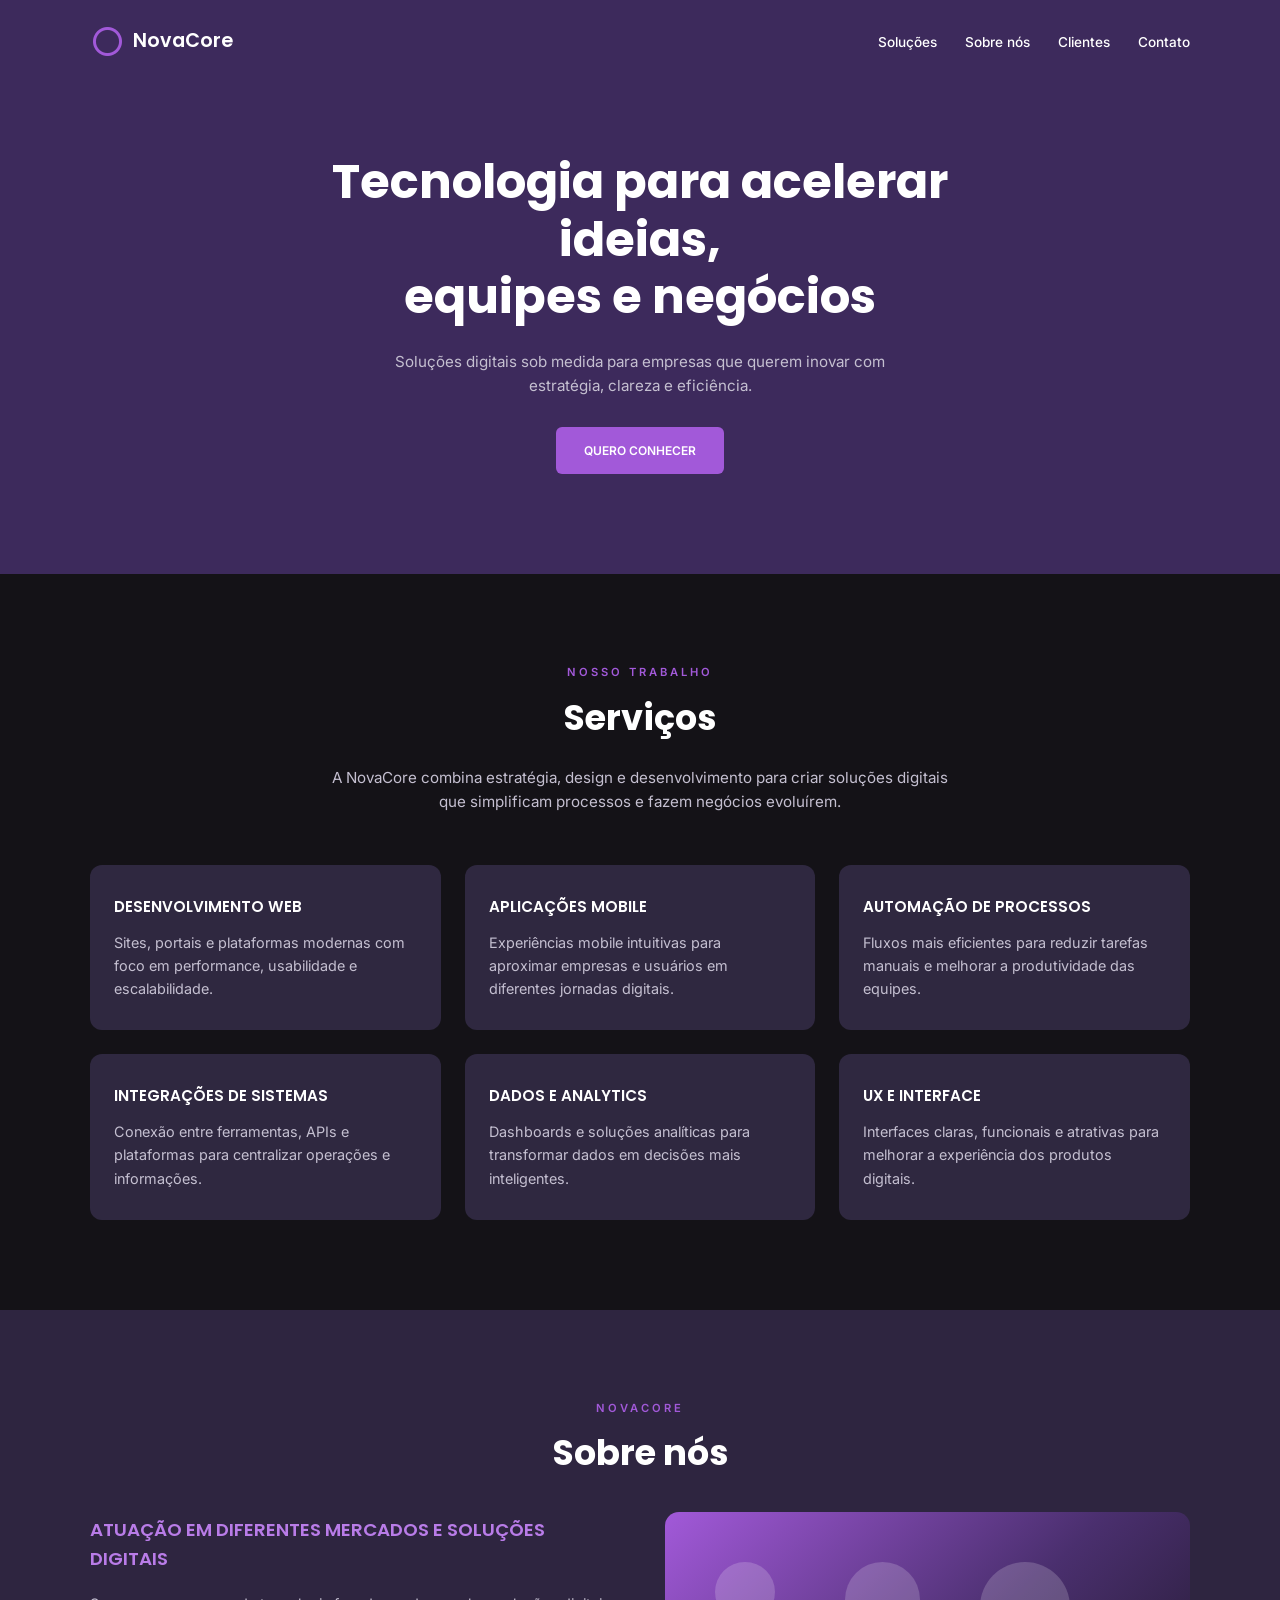
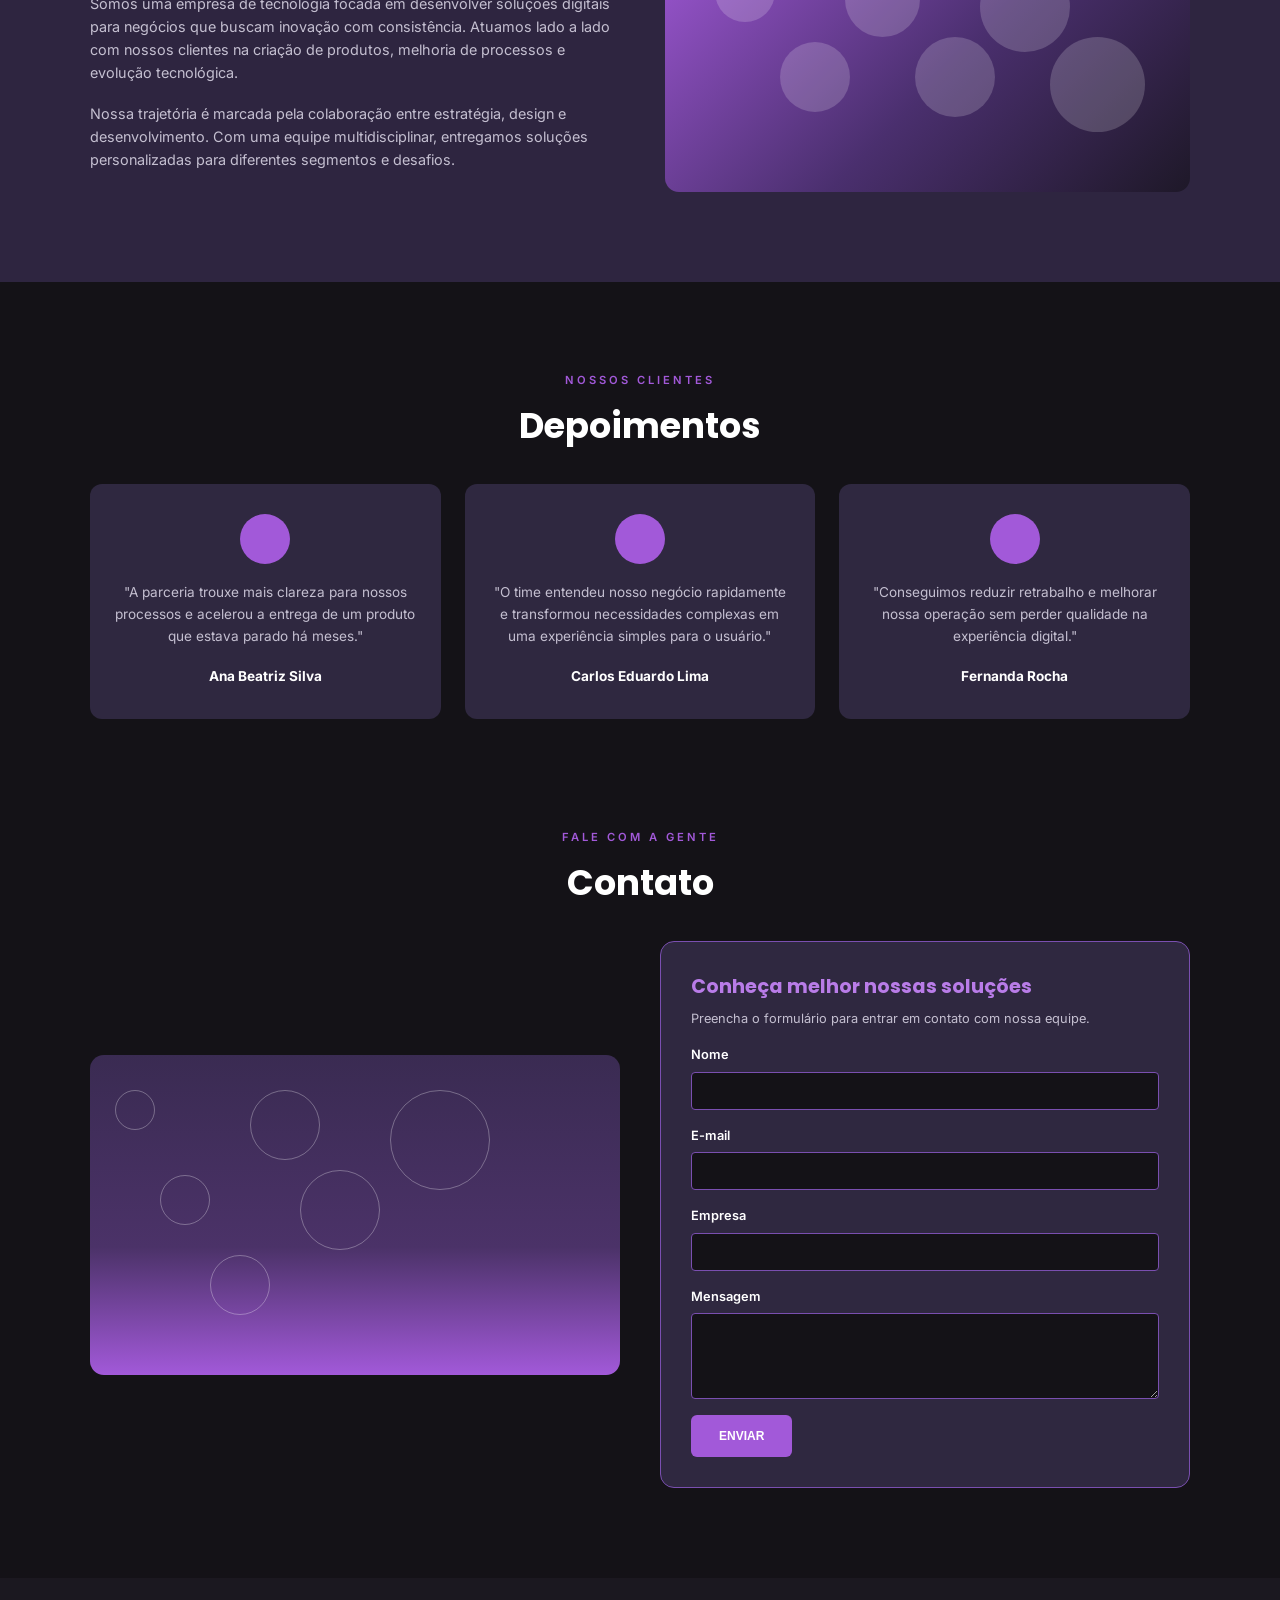
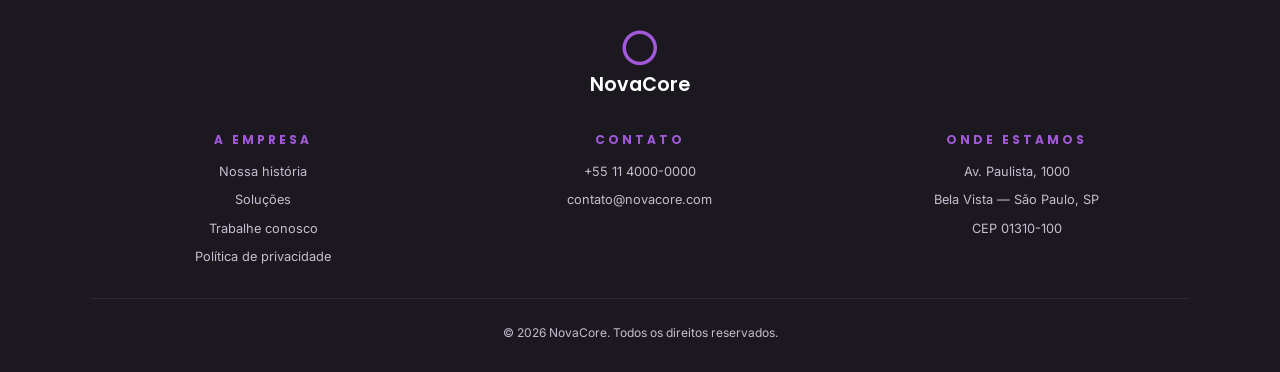
<file: exercicio150926/index.html>
<!DOCTYPE html>
<html lang="pt-BR">
<head>
  <meta charset="UTF-8">
  <meta name="viewport" content="width=device-width, initial-scale=1.0">
  <title>NovaCore</title>
  <link rel="preconnect" href="https://fonts.googleapis.com">
  <link rel="preconnect" href="https://fonts.gstatic.com" crossorigin>
  <link href="https://unpkg.com/boxicons@2.1.4/css/boxicons.min.css" rel="stylesheet">
  <link rel="stylesheet" href="/exercicio150926/src/css/style.css">
</head>
<body>

  <!-- HERO -->
  <header class="hero">
    <nav class="navbar container">
      <a href="#" class="logo">
        <i class="bx bx-circle"></i>
        <span>NovaCore</span>
      </a>
      <ul class="nav-links">
        <li><a href="#servicos">Soluções</a></li>
        <li><a href="#sobre">Sobre nós</a></li>
        <li><a href="#depoimentos">Clientes</a></li>
        <li><a href="#contato">Contato</a></li>
      </ul>
    </nav>

    <div class="hero-content container">
      <h1>Tecnologia para acelerar ideias,<br>equipes e negócios</h1>
      <p>Soluções digitais sob medida para empresas que querem inovar com estratégia, clareza e eficiência.</p>
      <a href="#contato" class="btn">Quero conhecer</a>
    </div>
  </header>

  <main>
    <!-- SERVIÇOS -->
    <section id="servicos" class="section section-dark">
      <div class="container">
        <span class="eyebrow">Nosso trabalho</span>
        <h2 class="section-title">Serviços</h2>
        <p class="section-desc">A NovaCore combina estratégia, design e desenvolvimento para criar soluções digitais que simplificam processos e fazem negócios evoluírem.</p>

        <div class="cards-grid">
          <article class="card">
            <h3>Desenvolvimento web</h3>
            <p>Sites, portais e plataformas modernas com foco em performance, usabilidade e escalabilidade.</p>
          </article>
          <article class="card">
            <h3>Aplicações mobile</h3>
            <p>Experiências mobile intuitivas para aproximar empresas e usuários em diferentes jornadas digitais.</p>
          </article>
          <article class="card">
            <h3>Automação de processos</h3>
            <p>Fluxos mais eficientes para reduzir tarefas manuais e melhorar a produtividade das equipes.</p>
          </article>
          <article class="card">
            <h3>Integrações de sistemas</h3>
            <p>Conexão entre ferramentas, APIs e plataformas para centralizar operações e informações.</p>
          </article>
          <article class="card">
            <h3>Dados e analytics</h3>
            <p>Dashboards e soluções analíticas para transformar dados em decisões mais inteligentes.</p>
          </article>
          <article class="card">
            <h3>UX e interface</h3>
            <p>Interfaces claras, funcionais e atrativas para melhorar a experiência dos produtos digitais.</p>
          </article>
        </div>
      </div>
    </section>

    <!-- SOBRE NÓS -->
    <section id="sobre" class="section section-purple">
      <div class="container">
        <span class="eyebrow">NovaCore</span>
        <h2 class="section-title">Sobre nós</h2>

        <div class="about">
          <div class="about-text">
            <h3>Atuação em diferentes mercados e soluções digitais</h3>
            <p>Somos uma empresa de tecnologia focada em desenvolver soluções digitais para negócios que buscam inovação com consistência. Atuamos lado a lado com nossos clientes na criação de produtos, melhoria de processos e evolução tecnológica.</p>
            <p>Nossa trajetória é marcada pela colaboração entre estratégia, design e desenvolvimento. Com uma equipe multidisciplinar, entregamos soluções personalizadas para diferentes segmentos e desafios.</p>
          </div>

          <div class="about-image">
            <span class="dot d1"></span>
            <span class="dot d2"></span>
            <span class="dot d3"></span>
            <span class="dot d4"></span>
            <span class="dot d5"></span>
            <span class="dot d6"></span>
          </div>
        </div>
      </div>
    </section>

    <!-- DEPOIMENTOS -->
    <section id="depoimentos" class="section section-dark">
      <div class="container">
        <span class="eyebrow">Nossos clientes</span>
        <h2 class="section-title">Depoimentos</h2>

        <div class="testimonials">
          <article class="testimonial">
            <div class="avatar"></div>
            <p>"A parceria trouxe mais clareza para nossos processos e acelerou a entrega de um produto que estava parado há meses."</p>
            <strong>Ana Beatriz Silva</strong>
          </article>
          <article class="testimonial">
            <div class="avatar"></div>
            <p>"O time entendeu nosso negócio rapidamente e transformou necessidades complexas em uma experiência simples para o usuário."</p>
            <strong>Carlos Eduardo Lima</strong>
          </article>
          <article class="testimonial">
            <div class="avatar"></div>
            <p>"Conseguimos reduzir retrabalho e melhorar nossa operação sem perder qualidade na experiência digital."</p>
            <strong>Fernanda Rocha</strong>
          </article>
        </div>
      </div>
    </section>

    <!-- CONTATO -->
    <section id="contato" class="section section-dark section-contact">
      <div class="container">
        <span class="eyebrow">Fale com a gente</span>
        <h2 class="section-title">Contato</h2>

        <div class="contact">
          <div class="contact-image">
            <span class="ring r1"></span>
            <span class="ring r2"></span>
            <span class="ring r3"></span>
            <span class="ring r4"></span>
            <span class="ring r5"></span>
            <span class="ring r6"></span>
          </div>

          <form class="contact-form">
            <h3>Conheça melhor nossas soluções</h3>
            <p>Preencha o formulário para entrar em contato com nossa equipe.</p>

            <label for="nome">Nome</label>
            <input type="text" id="nome" name="nome">

            <label for="email">E-mail</label>
            <input type="email" id="email" name="email">

            <label for="empresa">Empresa</label>
            <input type="text" id="empresa" name="empresa">

            <label for="mensagem">Mensagem</label>
            <textarea id="mensagem" name="mensagem" rows="4"></textarea>

            <button type="submit" class="btn">Enviar</button>
          </form>
        </div>
      </div>
    </section>
  </main>

  <!-- FOOTER -->
  <footer class="footer">
    <div class="container">
      <a href="#" class="footer-logo">
        <i class="bx bx-circle"></i>
        <span>NovaCore</span>
      </a>

      <div class="footer-cols">
        <div class="footer-col">
          <h4>A empresa</h4>
          <a href="#">Nossa história</a>
          <a href="#servicos">Soluções</a>
          <a href="#">Trabalhe conosco</a>
          <a href="#">Política de privacidade</a>
        </div>
        <div class="footer-col">
          <h4>Contato</h4>
          <a href="tel:+551140000000">+55 11 4000-0000</a>
          <a href="mailto:contato@novacore.com">contato@novacore.com</a>
        </div>
        <div class="footer-col">
          <h4>Onde estamos</h4>
          <span>Av. Paulista, 1000</span>
          <span>Bela Vista — São Paulo, SP</span>
          <span>CEP 01310-100</span>
        </div>
      </div>

      <p class="copyright">&copy; 2026 NovaCore. Todos os direitos reservados.</p>
    </div>
  </footer>

</body>
</html>
</file>
<file: exercicio150926/src/css/style.css>
@import url("https://fonts.googleapis.com/css2?family=Inter:wght@400;500;600&family=Poppins:wght@500;600;700&display=swap");

:root {
  --purple-hero: #3d2a5c;
  --purple-section: #2e2540;
  --bg-dark: #141217;
  --card: #2f2840;
  --accent: #a259d9;
  --accent-light: #b97ce8;
  --text: #ffffff;
  --text-muted: #c4bfd0;
  --border: #7a4fb0;
}

* {
  margin: 0;
  padding: 0;
  box-sizing: border-box;
}

html {
  scroll-behavior: smooth;
}

body {
  font-family: "Inter", sans-serif;
  background: var(--bg-dark);
  color: var(--text);
  line-height: 1.6;
}

a {
  color: inherit;
  text-decoration: none;
}

h1, h2, h3, h4 {
  font-family: "Poppins", sans-serif;
}

.container {
  width: 90%;
  max-width: 1100px;
  margin: 0 auto;
}

/* BOTÃO */
.btn {
  display: inline-block;
  background: var(--accent);
  color: var(--text);
  font-size: 0.75rem;
  font-weight: 600;
  text-transform: uppercase;
  padding: 14px 28px;
  border: none;
  border-radius: 6px;
  cursor: pointer;
  transition: background 0.3s;
}

.btn:hover {
  background: var(--accent-light);
}

/* HERO */
.hero {
  background: var(--purple-hero);
  padding-bottom: 100px;
}

.navbar {
  display: flex;
  justify-content: space-between;
  align-items: center;
  padding: 24px 0;
}

.logo {
  display: flex;
  align-items: center;
  gap: 8px;
  font-family: "Poppins", sans-serif;
  font-weight: 600;
  font-size: 1.2rem;
}

.logo i {
  font-size: 2.2rem;
  color: var(--accent);
}

.nav-links {
  display: flex;
  gap: 28px;
  list-style: none;
}

.nav-links a {
  font-size: 0.85rem;
  font-weight: 500;
  transition: color 0.3s;
}

.nav-links a:hover {
  color: var(--accent-light);
}

.hero-content {
  text-align: center;
  padding-top: 70px;
}

.hero-content h1 {
  font-size: 3rem;
  font-weight: 700;
  line-height: 1.2;
  max-width: 650px;
  margin: 0 auto 24px;
}

.hero-content p {
  max-width: 560px;
  margin: 0 auto 28px;
  font-size: 0.95rem;
  color: var(--text-muted);
}

/* SEÇÕES */
.section {
  padding: 90px 0;
  text-align: center;
}

.section-dark {
  background: var(--bg-dark);
}

.section-purple {
  background: var(--purple-section);
}

.eyebrow {
  display: block;
  font-size: 0.7rem;
  font-weight: 600;
  letter-spacing: 3px;
  text-transform: uppercase;
  color: var(--accent);
  margin-bottom: 8px;
}

.section-title {
  font-size: 2.2rem;
  font-weight: 700;
  margin-bottom: 20px;
}

.section-desc {
  max-width: 640px;
  margin: 0 auto 50px;
  color: var(--text-muted);
  font-size: 0.95rem;
}

/* SERVIÇOS */
.cards-grid {
  display: grid;
  grid-template-columns: repeat(3, 1fr);
  gap: 24px;
  text-align: left;
}

.card {
  background: var(--card);
  border-radius: 12px;
  padding: 30px 24px;
  transition: transform 0.3s;
}

.card:hover {
  transform: translateY(-5px);
}

.card h3 {
  font-size: 0.95rem;
  font-weight: 600;
  text-transform: uppercase;
  margin-bottom: 12px;
}

.card p {
  font-size: 0.9rem;
  color: var(--text-muted);
}

/* SOBRE */
.about {
  display: grid;
  grid-template-columns: 1fr 1fr;
  gap: 50px;
  align-items: center;
  text-align: left;
  margin-top: 30px;
}

.about-text h3 {
  font-size: 1.15rem;
  font-weight: 600;
  text-transform: uppercase;
  color: var(--accent-light);
  margin-bottom: 18px;
}

.about-text p {
  font-size: 0.9rem;
  color: var(--text-muted);
  margin-bottom: 18px;
}

.about-image {
  position: relative;
  height: 280px;
  border-radius: 14px;
  background: linear-gradient(135deg, #a259d9 0%, #4a2f6e 55%, #1e1828 100%);
  overflow: hidden;
}

.dot {
  position: absolute;
  border-radius: 50%;
  background: rgba(255, 255, 255, 0.18);
}

.d1 { width: 60px;  height: 60px;  top: 50px;  left: 50px; }
.d2 { width: 75px;  height: 75px;  top: 50px;  left: 180px; }
.d3 { width: 90px;  height: 90px;  top: 50px;  left: 315px; }
.d4 { width: 70px;  height: 70px;  top: 130px; left: 115px; }
.d5 { width: 80px;  height: 80px;  top: 125px; left: 250px; }
.d6 { width: 95px;  height: 95px;  top: 125px; left: 385px; }

/* DEPOIMENTOS */
.testimonials {
  display: grid;
  grid-template-columns: repeat(3, 1fr);
  gap: 24px;
  margin-top: 30px;
}

.testimonial {
  background: var(--card);
  border-radius: 12px;
  padding: 30px 24px;
}

.avatar {
  width: 50px;
  height: 50px;
  border-radius: 50%;
  background: var(--accent);
  margin: 0 auto 18px;
}

.testimonial p {
  font-size: 0.85rem;
  color: var(--text-muted);
  margin-bottom: 16px;
}

.testimonial strong {
  font-size: 0.85rem;
}

/* CONTATO */
.section-contact {
  padding-top: 20px;
}

.contact {
  display: grid;
  grid-template-columns: 1fr 1fr;
  gap: 40px;
  align-items: center;
  text-align: left;
  margin-top: 30px;
}

.contact-image {
  position: relative;
  height: 320px;
  border-radius: 14px;
  background: linear-gradient(180deg, #3a2b52 0%, #4b3268 60%, #a259d9 100%);
  overflow: hidden;
}

.ring {
  position: absolute;
  border-radius: 50%;
  border: 1.5px solid rgba(255, 255, 255, 0.3);
}

.r1 { width: 40px;  height: 40px;  top: 35px;  left: 25px; }
.r2 { width: 70px;  height: 70px;  top: 35px;  left: 160px; }
.r3 { width: 100px; height: 100px; top: 35px;  left: 300px; }
.r4 { width: 50px;  height: 50px;  top: 120px; left: 70px; }
.r5 { width: 80px;  height: 80px;  top: 115px; left: 210px; }
.r6 { width: 60px;  height: 60px;  top: 200px; left: 120px; }

.contact-form {
  background: var(--card);
  border: 1px solid var(--border);
  border-radius: 14px;
  padding: 30px;
  display: flex;
  flex-direction: column;
}

.contact-form h3 {
  font-size: 1.2rem;
  color: var(--accent-light);
  margin-bottom: 6px;
}

.contact-form > p {
  font-size: 0.8rem;
  color: var(--text-muted);
  margin-bottom: 16px;
}

.contact-form label {
  font-size: 0.8rem;
  font-weight: 600;
  margin-bottom: 6px;
}

.contact-form input,
.contact-form textarea {
  background: var(--bg-dark);
  border: 1px solid var(--border);
  border-radius: 4px;
  padding: 10px;
  color: var(--text);
  font-family: inherit;
  margin-bottom: 16px;
  resize: vertical;
}

.contact-form input:focus,
.contact-form textarea:focus {
  outline: none;
  border-color: var(--accent-light);
}

.contact-form .btn {
  align-self: flex-start;
}

/* FOOTER */
.footer {
  background: #1b1820;
  padding: 50px 0 30px;
  text-align: center;
}

.footer-logo {
  display: inline-flex;
  flex-direction: column;
  align-items: center;
  font-family: "Poppins", sans-serif;
  font-weight: 600;
  font-size: 1.2rem;
  margin-bottom: 30px;
}

.footer-logo i {
  font-size: 2.6rem;
  color: var(--accent);
}

.footer-cols {
  display: grid;
  grid-template-columns: repeat(3, 1fr);
  gap: 30px;
  padding-bottom: 30px;
  border-bottom: 1px solid #2c2834;
}

.footer-col {
  display: flex;
  flex-direction: column;
  gap: 8px;
}

.footer-col h4 {
  font-size: 0.75rem;
  letter-spacing: 3px;
  text-transform: uppercase;
  color: var(--accent);
  margin-bottom: 4px;
}

.footer-col a,
.footer-col span {
  font-size: 0.8rem;
  color: var(--text-muted);
}

.footer-col a:hover {
  color: var(--accent-light);
}

.copyright {
  font-size: 0.75rem;
  color: var(--text-muted);
  padding-top: 24px;
}

/* RESPONSIVO */
@media (max-width: 900px) {
  .cards-grid,
  .testimonials {
    grid-template-columns: repeat(2, 1fr);
  }

  .about,
  .contact {
    grid-template-columns: 1fr;
  }
}

@media (max-width: 600px) {
  .navbar {
    flex-direction: column;
    gap: 16px;
  }

  .nav-links {
    gap: 16px;
  }

  .hero-content h1 {
    font-size: 2rem;
  }

  .section-title {
    font-size: 1.8rem;
  }

  .cards-grid,
  .testimonials,
  .footer-cols {
    grid-template-columns: 1fr;
  }

  .d6, .r3 {
    display: none;
  }
}
</file>
